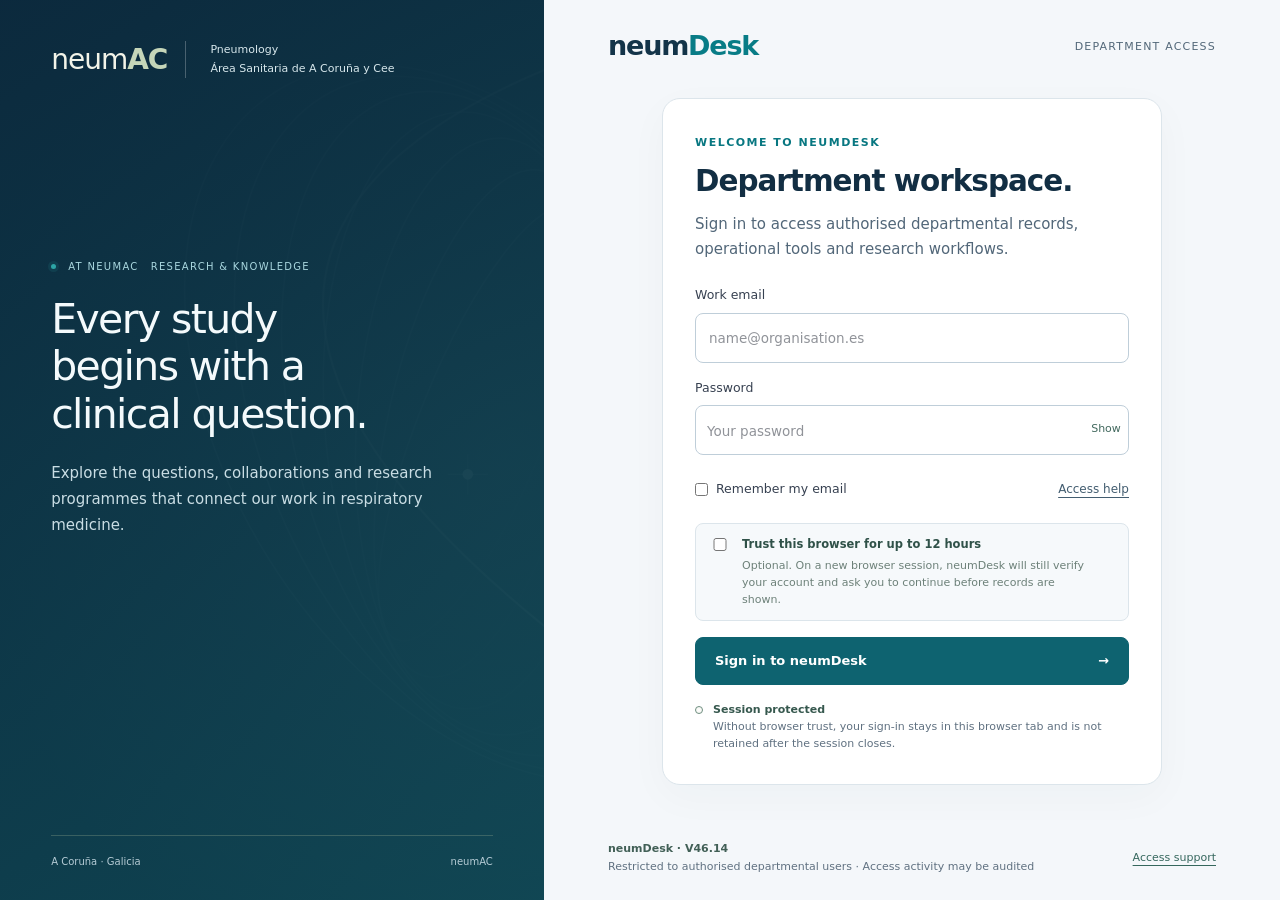
<file: access43-smoke.html>
<!doctype html><html><head><meta charset="utf-8"><meta name="viewport" content="width=device-width,initial-scale=1"><link rel="stylesheet" href="style.css"><link rel="stylesheet" href="entry46.css"><style>body{margin:0}#app{min-height:100vh}</style></head><body><div id="app">
<main class="entry44 entry46">
<section class="entry44-access" aria-labelledby="entry-title">
<div class="entry44-access-top"><span class="entry46-wordmark">neum<span>Desk</span><i>.</i></span><span class="entry44-access-label">Department access</span></div>
<div class="entry44-form-area">
<span class="entry44-kicker">Welcome to neumDesk</span><h2 id="entry-title">Department workspace.</h2><p class="entry44-subtitle">Sign in to access authorised departmental records, operational tools and research workflows.</p>
<form class="entry44-form"><div class="entry44-field"><label>Work email</label><input type="email" placeholder="name@organisation.es"></div><div class="entry44-field"><label>Password</label><div class="entry44-password"><input type="password" placeholder="Your password"><button type="button">Show</button></div></div>
<div class="entry44-form-meta"><label><input type="checkbox"> Remember my email</label><button type="button">Access help</button></div>
<label class="entry46-trust-option"><input type="checkbox"><span><strong>Trust this browser for up to 12 hours</strong><small>Optional. On a new browser session, neumDesk will still verify your account and ask you to continue before records are shown.</small></span></label>
<button type="button" class="entry44-submit">Sign in to neumDesk <span>→</span></button>
<div class="entry46-session-policy"><span class="entry46-policy-dot"></span><p><strong>Session protected</strong><br>Without browser trust, your sign-in stays in this browser tab and is not retained after the session closes.</p></div>
</form></div>
<footer class="entry44-access-foot"><span><strong>neumDesk · V46.14</strong><br>Restricted to authorised departmental users · Access activity may be audited</span><button type="button">Access support</button></footer>
</section>
<section class="entry46-editorial entry46-editorial--sage"><img class="entry46-art" src="entry-art-research.svg" alt=""><div class="entry46-shade"></div><header class="entry46-mast"><span class="entry46-institution">neum<span>AC</span></span><span class="entry46-location">Pneumology<br>Área Sanitaria de A Coruña y Cee</span></header><div class="entry46-story"><div class="entry46-overline"><span class="entry46-dot"></span><span>At neumAC</span><span class="entry46-rule"></span><span>Research &amp; knowledge</span></div><h1>Every study begins with a clinical question.</h1><p class="entry46-summary">Explore the questions, collaborations and research programmes that connect our work in respiratory medicine.</p></div><div class="entry46-bottom"><footer class="entry46-foot"><span>A Coruña · Galicia</span><span>neumAC</span></footer></div></section>
</main></div></body></html>
</file>
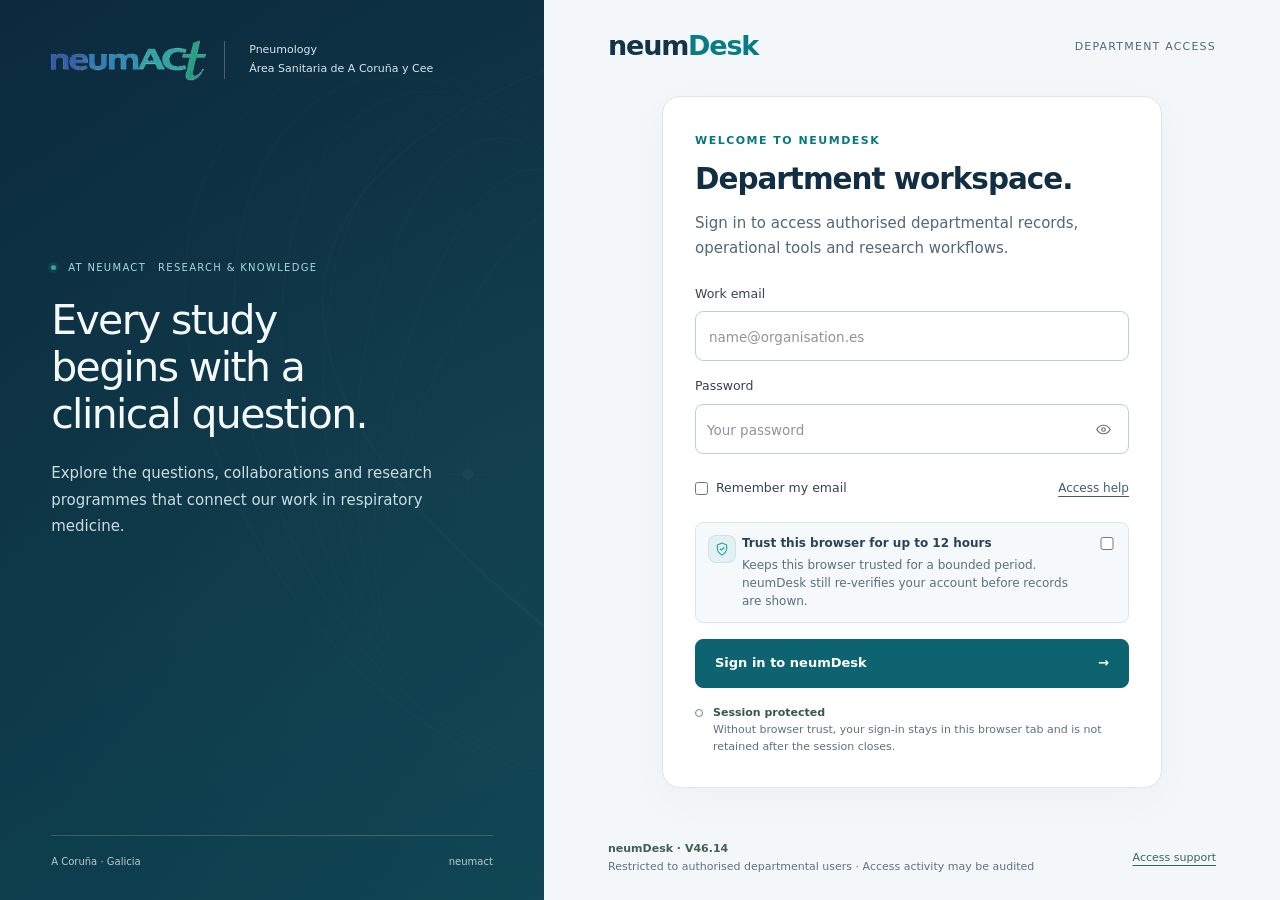
<file: access44-smoke.html>
<!doctype html><html><head><meta charset="utf-8"><meta name="viewport" content="width=device-width,initial-scale=1"><link rel="stylesheet" href="style.css"><link rel="stylesheet" href="entry46.css"><style>body{margin:0}#app{min-height:100vh}</style></head><body><div id="app">
<main class="entry44 entry46">
<section class="entry44-access" aria-labelledby="entry-title">
<div class="entry44-access-top"><span class="entry46-wordmark">neum<span>Desk</span><i>.</i></span><span class="entry44-access-label">Department access</span></div>
<div class="entry44-form-area"><div class="entry46-auth-focus">
<span class="entry44-kicker">Welcome to neumDesk</span><h2 id="entry-title">Department workspace.</h2><p class="entry44-subtitle">Sign in to access authorised departmental records, operational tools and research workflows.</p>
<form class="entry44-form"><div class="entry44-field"><label>Work email</label><input type="email" inputmode="email" placeholder="name@organisation.es"><span class="entry44-field-error"></span></div><div class="entry44-field"><label>Password</label><div class="entry44-password"><input type="password" name="password" placeholder="Your password"><button class="entry46-password-toggle" type="button" aria-label="Show password"><svg viewBox="0 0 24 24"><path d="M2.5 12s3.5-6 9.5-6 9.5 6 9.5 6-3.5 6-9.5 6-9.5-6-9.5-6Z"/><circle cx="12" cy="12" r="2.5"/></svg></button></div><span class="entry44-field-error"></span><span class="entry44-caps"></span></div>
<div class="entry44-form-meta"><label><input type="checkbox"> Remember my email</label><button type="button">Access help</button></div>
<label class="entry46-trust-option"><span class="entry46-trust-icon"><svg viewBox="0 0 24 24"><path d="M12 3 5 6v5c0 4.7 2.9 8 7 10 4.1-2 7-5.3 7-10V6l-7-3Zm-2.5 9 1.7 1.7 3.8-4"/></svg></span><span class="entry46-trust-copy"><strong>Trust this browser for up to 12 hours</strong><small>Keeps this browser trusted for a bounded period. neumDesk still re-verifies your account before records are shown.</small></span><input class="entry46-trust-check" type="checkbox"></label>
<button type="button" class="entry44-submit"><span>Sign in to neumDesk</span><span>→</span></button>
<div class="entry46-session-policy"><span class="entry46-policy-dot"></span><p><strong>Session protected</strong><br>Without browser trust, your sign-in stays in this browser tab and is not retained after the session closes.</p></div>
</form></div></div>
<footer class="entry44-access-foot"><span><strong>neumDesk · V46.14</strong><br>Restricted to authorised departmental users · Access activity may be audited</span><button type="button">Access support</button></footer>
</section>
<section class="entry46-editorial entry46-editorial--sage"><img class="entry46-art" src="entry-art-research.svg" alt=""><div class="entry46-shade"></div><header class="entry46-mast"><img class="entry46-neumact-logo" src="neumact-logo.png" alt="neumact"><span class="entry46-location">Pneumology<br>Área Sanitaria de A Coruña y Cee</span></header><div class="entry46-story"><div class="entry46-overline"><span class="entry46-dot"></span><span>At neumact</span><span class="entry46-rule"></span><span>Research &amp; knowledge</span></div><h1>Every study begins with a clinical question.</h1><p class="entry46-summary">Explore the questions, collaborations and research programmes that connect our work in respiratory medicine.</p></div><div class="entry46-bottom"><footer class="entry46-foot"><span>A Coruña · Galicia</span><span>neumact</span></footer></div></section>
</main></div></body></html>
</file>
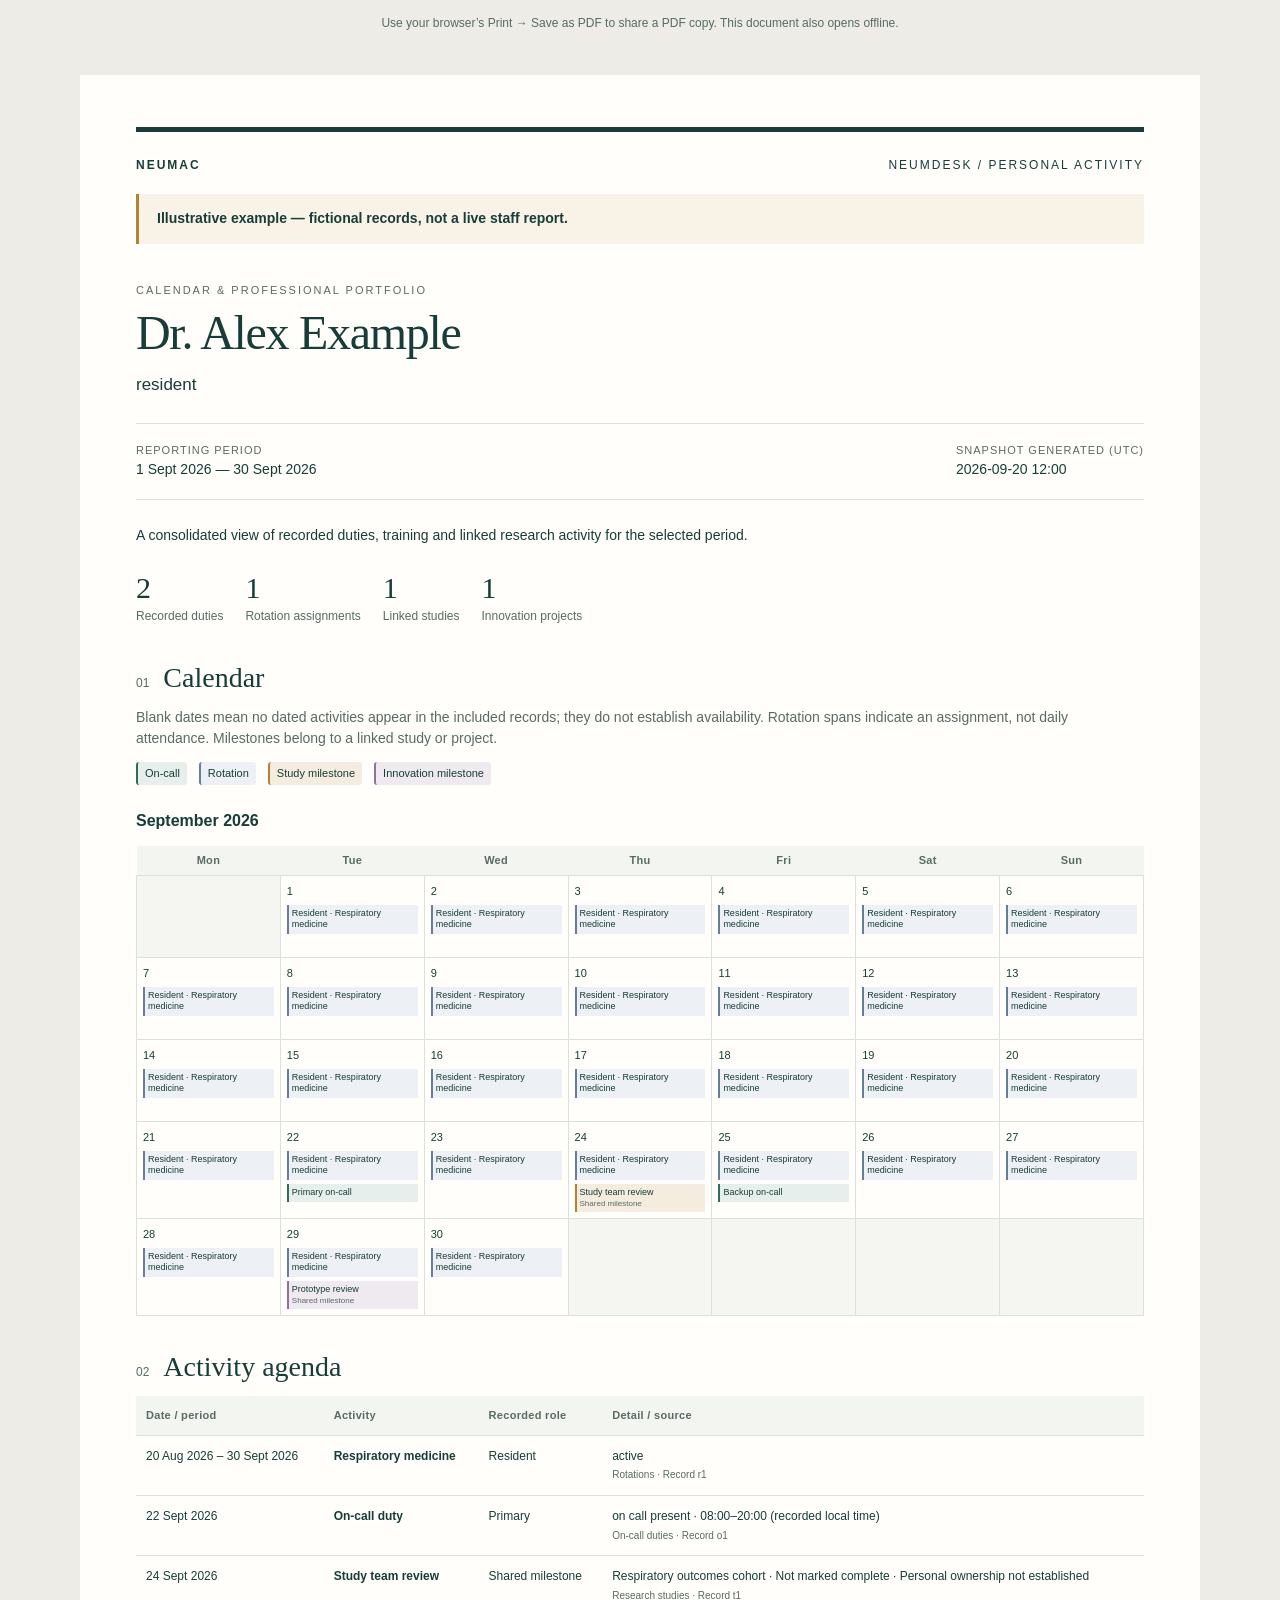
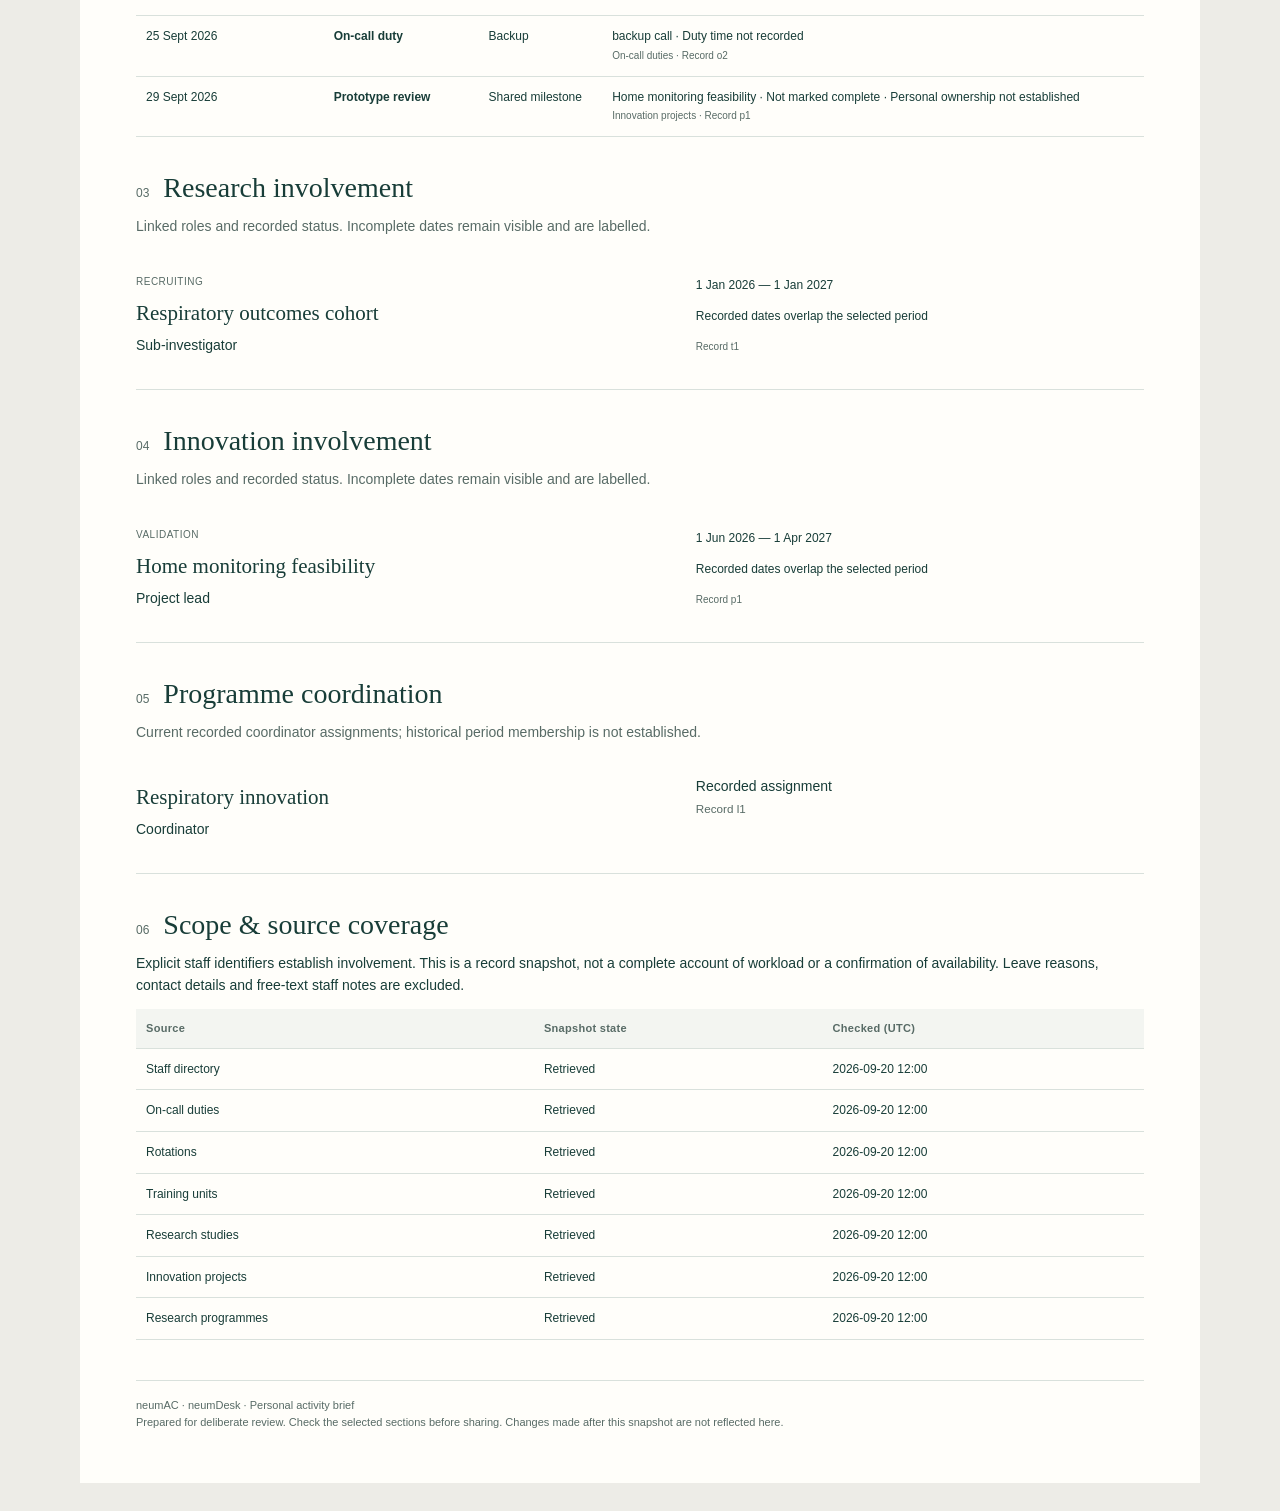
<file: EXAMPLE-personal-activity.html>
<!doctype html><html lang="en"><head><meta charset="utf-8"><meta name="viewport" content="width=device-width,initial-scale=1"><meta name="referrer" content="no-referrer"><meta http-equiv="Content-Security-Policy" content="default-src 'none'; style-src 'unsafe-inline'; img-src 'none'; base-uri 'none'; form-action 'none'"><title>Dr. Alex Example · Activity brief</title><style>
    :root{color-scheme:light;--ink:#183d38;--muted:#586b66;--line:#d9e1dc}*{box-sizing:border-box}body{margin:0;background:#edece7;color:var(--ink);font:14px/1.55 Arial,sans-serif}.paper{max-width:1120px;margin:28px auto;padding:52px 56px;background:#fffefa}header{border-top:5px solid var(--ink);padding-top:24px}.brand{display:flex;justify-content:space-between;font-size:12px;letter-spacing:2px;text-transform:uppercase}.eyebrow{margin:38px 0 8px;font-size:11px;letter-spacing:2px;text-transform:uppercase;color:var(--muted)}h1{font:48px/1.1 Georgia,serif;letter-spacing:-1.3px;margin:0 0 12px;overflow-wrap:anywhere}h2{font:28px/1.2 Georgia,serif;margin:0}h3{font-size:16px;margin:0 0 12px}p{margin:6px 0 12px}.intro{font-size:17px}.period{display:flex;justify-content:space-between;gap:20px;border-block:1px solid var(--line);padding:18px 0;margin:25px 0}.period span{display:block;color:var(--muted);font-size:11px;text-transform:uppercase;letter-spacing:1px}.stats{display:flex;flex-wrap:wrap;gap:22px;margin:25px 0}.stat b{display:block;font:30px Georgia,serif}.stat span{font-size:12px;color:var(--muted)}section{margin-top:34px}.section-title{display:flex;align-items:baseline;gap:14px;margin-bottom:12px}.section-title>span{font:12px Arial;color:var(--muted)}.muted,small{color:var(--muted)}.notice{border-left:3px solid #b58132;background:#f9f2e6;padding:14px 18px;margin:20px 0}.notice p:last-child{margin-bottom:0}.legend{display:flex;flex-wrap:wrap;gap:12px;font-size:11px;margin:12px 0}.legend span{padding:3px 7px;border-radius:3px}.oncall{background:#e6efec;border-left:2px solid #316b5b}.rotation{background:#edf0f5;border-left:2px solid #687c9c}.study{background:#f4ecdf;border-left:2px solid #b58132}.project{background:#efe9f0;border-left:2px solid #907394}table{border-collapse:collapse;width:100%;text-align:left}th{font-size:11px;letter-spacing:.3px;color:var(--muted);background:#f3f5f1}td,th{padding:11px 10px;border-bottom:1px solid var(--line);vertical-align:top;overflow-wrap:anywhere}td{font-size:12px}thead{display:table-header-group}.calendar{table-layout:fixed}.calendar td{height:82px;padding:6px;border:1px solid var(--line)}.calendar th{padding:6px;text-align:center}.calendar .outside{background:#f5f5f1;color:#9baba4}.day{font-size:11px;font-weight:normal}.event{display:block;font-size:9px;line-height:1.3;padding:3px;margin-top:4px;overflow-wrap:anywhere}.event small{display:block;font-size:8px}.month{margin-top:24px}.portfolio{display:grid;grid-template-columns:1.2fr 1fr;gap:22px;padding:20px 0;border-bottom:1px solid var(--line);break-inside:avoid}.portfolio h3{font:21px/1.3 Georgia,serif;margin:8px 0}.record-meta{font-size:12px}.tag{font-size:10px;letter-spacing:.5px;text-transform:uppercase;color:var(--muted)}.empty{padding:20px;border:1px dashed var(--line);color:var(--muted)}footer{margin-top:40px;border-top:1px solid var(--line);padding-top:16px;font-size:11px;color:var(--muted)}li{margin-bottom:8px}.print-hint{font-size:12px;text-align:center;padding:14px;color:var(--muted)}.reference{font-size:10px;color:var(--muted)}
    @media(max-width:650px){.paper{margin:0;padding:24px 16px}h1{font-size:36px}.period,.portfolio{display:block}.period>div+div{margin-top:12px}.calendar td{padding:3px}.event{font-size:8px}.table-wrap{overflow-x:auto}.table-wrap table{min-width:540px}}
    @page{size:A4 portrait;margin:14mm}@media print{body{background:white;font-size:11px}.paper{margin:0;padding:0;max-width:none}h1{font-size:36px}h2{font-size:24px}.print-hint{display:none}.calendar td{height:62px}.month{break-inside:avoid}tr{break-inside:avoid}h2,h3,.section-title{break-after:avoid}section{margin-top:25px}.event{font-size:8px}*{-webkit-print-color-adjust:exact;print-color-adjust:exact}.table-wrap{overflow:visible}.table-wrap table{min-width:0}}
    </style></head><body><div class="print-hint">Use your browser’s Print → Save as PDF to share a PDF copy. This document also opens offline.</div><main class="paper"><header><div class="brand"><b>neumAC</b><span>neumDesk / Personal activity</span></div><div class="notice"><b>Illustrative example — fictional records, not a live staff report.</b></div><p class="eyebrow">Calendar & professional portfolio</p><h1>Dr. Alex Example</h1><p class="intro">resident</p><div class="period"><div><span>Reporting period</span>1 Sept 2026 — 30 Sept 2026</div><div><span>Snapshot generated (UTC)</span>2026-09-20 12:00</div></div></header>
    <p>A consolidated view of recorded duties, training and linked research activity for the selected period.</p><div class="stats"><div class="stat"><b>2</b><span>Recorded duties</span></div><div class="stat"><b>1</b><span>Rotation assignments</span></div><div class="stat"><b>1</b><span>Linked studies</span></div><div class="stat"><b>1</b><span>Innovation projects</span></div></div>
    
    <section><div class="section-title"><span>01</span><h2>Calendar</h2></div><p class="muted">Blank dates mean no dated activities appear in the included records; they do not establish availability. Rotation spans indicate an assignment, not daily attendance. Milestones belong to a linked study or project.</p><div class="legend"><span class="oncall">On-call</span><span class="rotation">Rotation</span><span class="study">Study milestone</span><span class="project">Innovation milestone</span></div><section class="month"><h3>September 2026</h3><table class="calendar"><thead><tr><th scope="col">Mon</th><th scope="col">Tue</th><th scope="col">Wed</th><th scope="col">Thu</th><th scope="col">Fri</th><th scope="col">Sat</th><th scope="col">Sun</th></tr></thead><tbody><tr><td class="outside"></td><td class=""><b class="day">1</b><span class="event rotation">Resident · Respiratory medicine</span></td><td class=""><b class="day">2</b><span class="event rotation">Resident · Respiratory medicine</span></td><td class=""><b class="day">3</b><span class="event rotation">Resident · Respiratory medicine</span></td><td class=""><b class="day">4</b><span class="event rotation">Resident · Respiratory medicine</span></td><td class=""><b class="day">5</b><span class="event rotation">Resident · Respiratory medicine</span></td><td class=""><b class="day">6</b><span class="event rotation">Resident · Respiratory medicine</span></td></tr><tr><td class=""><b class="day">7</b><span class="event rotation">Resident · Respiratory medicine</span></td><td class=""><b class="day">8</b><span class="event rotation">Resident · Respiratory medicine</span></td><td class=""><b class="day">9</b><span class="event rotation">Resident · Respiratory medicine</span></td><td class=""><b class="day">10</b><span class="event rotation">Resident · Respiratory medicine</span></td><td class=""><b class="day">11</b><span class="event rotation">Resident · Respiratory medicine</span></td><td class=""><b class="day">12</b><span class="event rotation">Resident · Respiratory medicine</span></td><td class=""><b class="day">13</b><span class="event rotation">Resident · Respiratory medicine</span></td></tr><tr><td class=""><b class="day">14</b><span class="event rotation">Resident · Respiratory medicine</span></td><td class=""><b class="day">15</b><span class="event rotation">Resident · Respiratory medicine</span></td><td class=""><b class="day">16</b><span class="event rotation">Resident · Respiratory medicine</span></td><td class=""><b class="day">17</b><span class="event rotation">Resident · Respiratory medicine</span></td><td class=""><b class="day">18</b><span class="event rotation">Resident · Respiratory medicine</span></td><td class=""><b class="day">19</b><span class="event rotation">Resident · Respiratory medicine</span></td><td class=""><b class="day">20</b><span class="event rotation">Resident · Respiratory medicine</span></td></tr><tr><td class=""><b class="day">21</b><span class="event rotation">Resident · Respiratory medicine</span></td><td class=""><b class="day">22</b><span class="event rotation">Resident · Respiratory medicine</span><span class="event oncall">Primary on-call</span></td><td class=""><b class="day">23</b><span class="event rotation">Resident · Respiratory medicine</span></td><td class=""><b class="day">24</b><span class="event rotation">Resident · Respiratory medicine</span><span class="event study">Study team review<small>Shared milestone</small></span></td><td class=""><b class="day">25</b><span class="event rotation">Resident · Respiratory medicine</span><span class="event oncall">Backup on-call</span></td><td class=""><b class="day">26</b><span class="event rotation">Resident · Respiratory medicine</span></td><td class=""><b class="day">27</b><span class="event rotation">Resident · Respiratory medicine</span></td></tr><tr><td class=""><b class="day">28</b><span class="event rotation">Resident · Respiratory medicine</span></td><td class=""><b class="day">29</b><span class="event rotation">Resident · Respiratory medicine</span><span class="event project">Prototype review<small>Shared milestone</small></span></td><td class=""><b class="day">30</b><span class="event rotation">Resident · Respiratory medicine</span></td><td class="outside"></td><td class="outside"></td><td class="outside"></td><td class="outside"></td></tr></tbody></table></section></section>
    <section><div class="section-title"><span>02</span><h2>Activity agenda</h2></div><div class="table-wrap"><table><thead><tr><th scope="col">Date / period</th><th scope="col">Activity</th><th scope="col">Recorded role</th><th scope="col">Detail / source</th></tr></thead><tbody><tr><td>20 Aug 2026 – 30 Sept 2026</td><td><b>Respiratory medicine</b></td><td>Resident</td><td>active<br><span class="reference">Rotations · Record r1</span></td></tr><tr><td>22 Sept 2026</td><td><b>On-call duty</b></td><td>Primary</td><td>on call present · 08:00–20:00 (recorded local time)<br><span class="reference">On-call duties · Record o1</span></td></tr><tr><td>24 Sept 2026</td><td><b>Study team review</b></td><td>Shared milestone</td><td>Respiratory outcomes cohort · Not marked complete · Personal ownership not established<br><span class="reference">Research studies · Record t1</span></td></tr><tr><td>25 Sept 2026</td><td><b>On-call duty</b></td><td>Backup</td><td>backup call · Duty time not recorded<br><span class="reference">On-call duties · Record o2</span></td></tr><tr><td>29 Sept 2026</td><td><b>Prototype review</b></td><td>Shared milestone</td><td>Home monitoring feasibility · Not marked complete · Personal ownership not established<br><span class="reference">Innovation projects · Record p1</span></td></tr></tbody></table></div></section>
    <section><div class="section-title"><span>03</span><h2>Research involvement</h2></div><p class="muted">Linked roles and recorded status. Incomplete dates remain visible and are labelled.</p><article class="portfolio"><div><span class="tag">Recruiting</span><h3>Respiratory outcomes cohort</h3><p>Sub-investigator</p></div><div class="record-meta"><p>1 Jan 2026 — 1 Jan 2027</p><p>Recorded dates overlap the selected period</p><small>Record t1</small></div></article></section><section><div class="section-title"><span>04</span><h2>Innovation involvement</h2></div><p class="muted">Linked roles and recorded status. Incomplete dates remain visible and are labelled.</p><article class="portfolio"><div><span class="tag">validation</span><h3>Home monitoring feasibility</h3><p>Project lead</p></div><div class="record-meta"><p>1 Jun 2026 — 1 Apr 2027</p><p>Recorded dates overlap the selected period</p><small>Record p1</small></div></article></section>
    <section><div class="section-title"><span>05</span><h2>Programme coordination</h2></div><p class="muted">Current recorded coordinator assignments; historical period membership is not established.</p><article class="portfolio"><div><h3>Respiratory innovation</h3><p>Coordinator</p></div><div>Recorded assignment<br><small>Record l1</small></div></article></section>
    <section><div class="section-title"><span>06</span><h2>Scope & source coverage</h2></div><p>Explicit staff identifiers establish involvement. This is a record snapshot, not a complete account of workload or a confirmation of availability. Leave reasons, contact details and free-text staff notes are excluded.</p><div class="table-wrap"><table><thead><tr><th scope="col">Source</th><th scope="col">Snapshot state</th><th scope="col">Checked (UTC)</th></tr></thead><tbody><tr><td>Staff directory</td><td>Retrieved</td><td>2026-09-20 12:00</td></tr><tr><td>On-call duties</td><td>Retrieved</td><td>2026-09-20 12:00</td></tr><tr><td>Rotations</td><td>Retrieved</td><td>2026-09-20 12:00</td></tr><tr><td>Training units</td><td>Retrieved</td><td>2026-09-20 12:00</td></tr><tr><td>Research studies</td><td>Retrieved</td><td>2026-09-20 12:00</td></tr><tr><td>Innovation projects</td><td>Retrieved</td><td>2026-09-20 12:00</td></tr><tr><td>Research programmes</td><td>Retrieved</td><td>2026-09-20 12:00</td></tr></tbody></table></div></section><footer>neumAC · neumDesk · Personal activity brief<br>Prepared for deliberate review. Check the selected sections before sharing. Changes made after this snapshot are not reflected here.</footer></main></body></html>
</file>
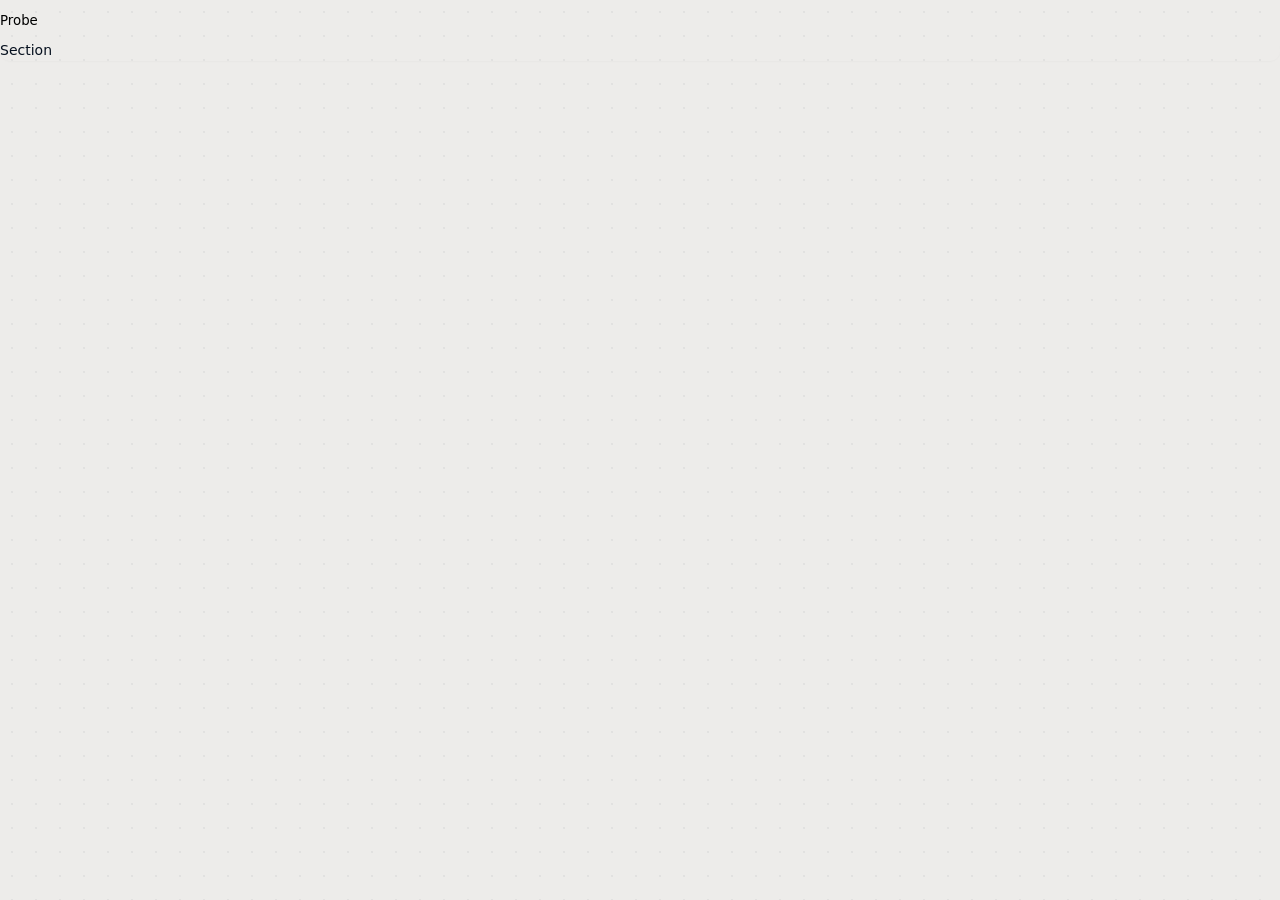
<file: phase4-css-smoke.html>
<!doctype html><html><head><meta charset="utf-8"><link rel="stylesheet" href="style.css"></head><body>
<div id="probe" class="nd-workspace"><button id="btn" class="nd-btn">Probe</button><div id="section" class="nd-section">Section</div></div>
<script>
requestAnimationFrame(()=>{
 const root=getComputedStyle(document.documentElement);
 const btn=getComputedStyle(document.getElementById('btn'));
 const section=getComputedStyle(document.getElementById('section'));
 document.body.dataset.controlH=root.getPropertyValue('--nd-control-h').trim();
 document.body.dataset.btnMinHeight=btn.minHeight;
 document.body.dataset.sectionRadius=section.borderRadius;
 document.body.dataset.phase4Loaded=(root.getPropertyValue('--nd-type-label').trim()==='11px' && btn.minHeight==='40px')?'yes':'no';
});
</script></body></html>
</file>
